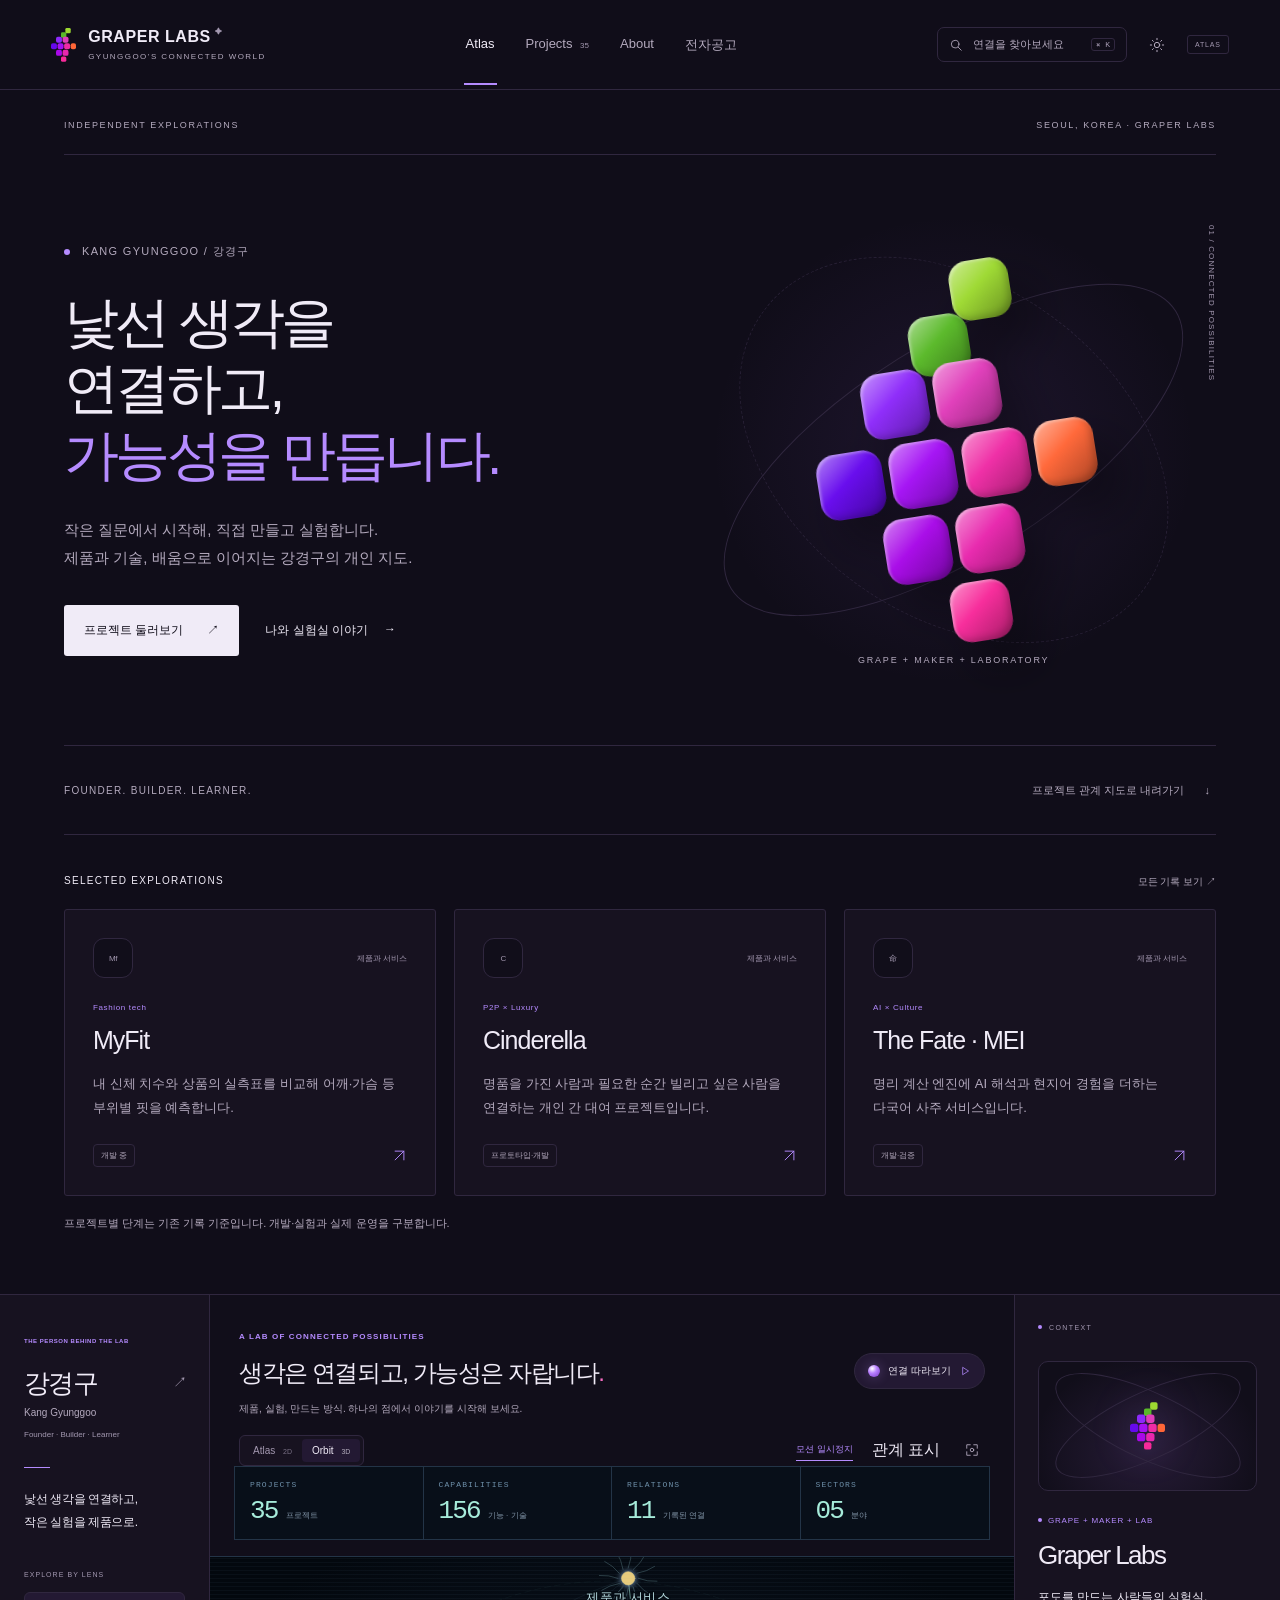
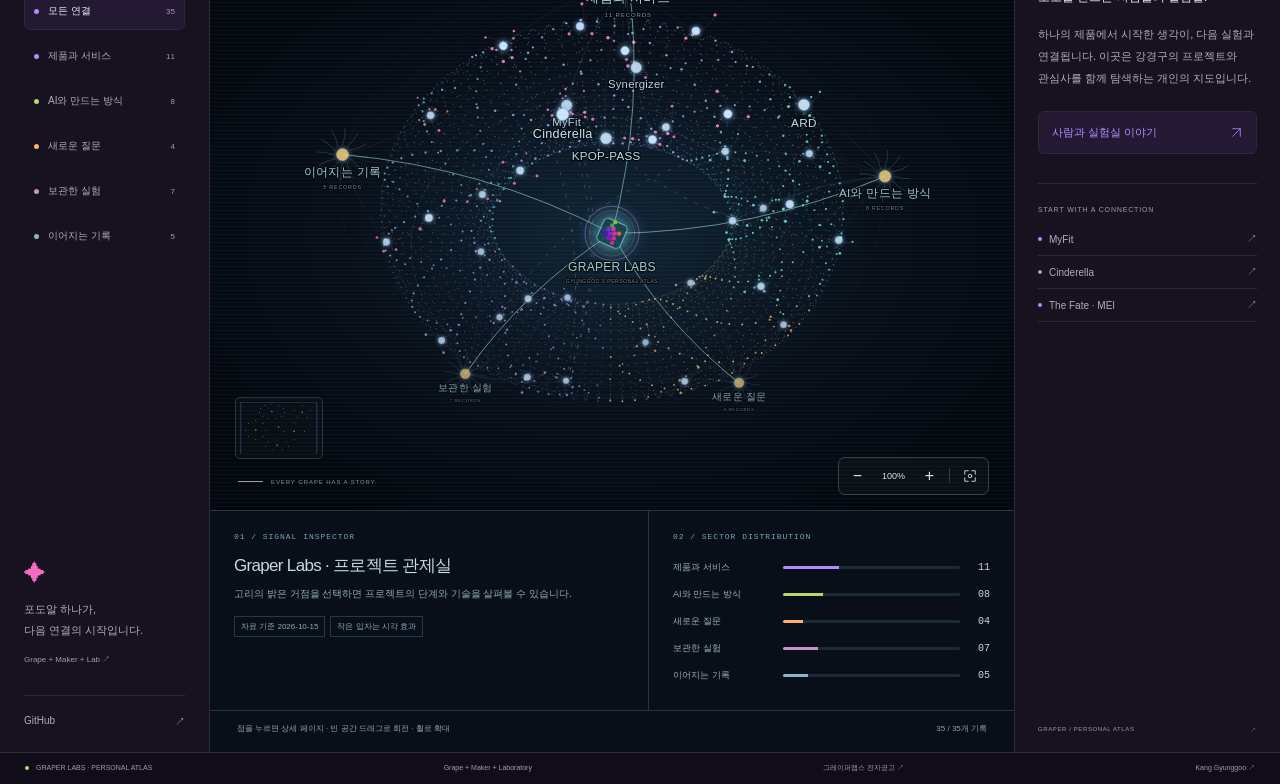
<file: index.html>
<!doctype html>
<html lang="ko" data-theme="dark">
<head><meta charset="utf-8"><meta name="viewport" content="width=device-width,initial-scale=1"><meta name="robots" content="index,follow"><meta name="theme-color" content="#100d19"><title>Gyunggoo’s Atlas — Graper Labs</title><link rel="canonical" href="https://kgg2512.github.io/"><meta name="description" content="강경구의 프로젝트, 생각과 만드는 방식을 연결한 지도. Graper Labs의 실험을 탐색하세요."><link rel="icon" href="assets/graper-mark.svg"><link rel="stylesheet" href="styles.css?v=20261112-editorial-1"><script defer src="catalog.js?v=20261016-control-1"></script><script defer src="app.js?v=20261112-editorial-1"></script><link rel="stylesheet" href="editorial.css?v=20261112-2"></head>
<body>
<a class="skip" href="#main">본문으로 건너뛰기</a>
<svg class="symbols" aria-hidden="true"><defs>
<symbol id="icon-search" viewBox="0 0 24 24"><circle cx="10.5" cy="10.5" r="6.5"/><path d="m16 16 5 5"/></symbol><symbol id="icon-sun" viewBox="0 0 24 24"><circle cx="12" cy="12" r="4"/><path d="M12 2v2m0 16v2M2 12h2m16 0h2M5 5l1.5 1.5m11 11L19 19M5 19l1.5-1.5m11-11L19 5"/></symbol><symbol id="icon-graph" viewBox="0 0 24 24"><circle cx="5" cy="6" r="3"/><circle cx="18" cy="5" r="3"/><circle cx="15" cy="19" r="3"/><path d="m8 6 7-1M6 9l7 8m4-9-2 8"/></symbol><symbol id="icon-grid" viewBox="0 0 24 24"><rect x="3" y="3" width="7" height="7" rx="1"/><rect x="14" y="3" width="7" height="7" rx="1"/><rect x="3" y="14" width="7" height="7" rx="1"/><rect x="14" y="14" width="7" height="7" rx="1"/></symbol><symbol id="icon-arrow" viewBox="0 0 24 24"><path d="M5 19 19 5M5 5h14v14"/></symbol><symbol id="icon-back" viewBox="0 0 24 24"><path d="M20 12H4m6-6-6 6 6 6"/></symbol><symbol id="icon-fit" viewBox="0 0 24 24"><path d="M3 9V3h6m6 0h6v6M3 15v6h6m6 0h6v-6"/><circle cx="12" cy="12" r="3"/></symbol><symbol id="icon-play" viewBox="0 0 24 24"><path d="m8 5 11 7-11 7z"/></symbol><symbol id="icon-close" viewBox="0 0 24 24"><path d="m6 6 12 12M6 18 18 6"/></symbol><symbol id="icon-link" viewBox="0 0 24 24"><path d="m10 7 3-3a5 5 0 0 1 7 7l-3 3M7 10l-3 3a5 5 0 0 0 7 7l3-3m-6-4 8-8"/></symbol>
</defs></svg>
<header class="site-header"><a class="brand" href="#/" aria-label="Graper Labs Atlas 홈"><img src="assets/graper-mark.svg" width="28" height="39" alt="Graper Labs"><div><strong>GRAPER LABS<span>✦</span></strong><small>GYUNGGOO’S CONNECTED WORLD</small></div></a><nav aria-label="주 메뉴"><a href="#/" data-nav="atlas">Atlas</a><a href="#/projects" data-nav="projects">Projects <span id="nav-count">35</span></a><a href="#/about" data-nav="about">About</a><a href="/notices/" class="notices-nav">전자공고</a></nav><div class="header-actions"><button id="search-open" class="search-button" aria-label="프로젝트 검색"><svg><use href="#icon-search"/></svg><span>연결을 찾아보세요</span><kbd>⌘ K</kbd></button><button id="theme-toggle" class="icon-button" aria-label="밝은 테마로 전환"><svg><use href="#icon-sun"/></svg></button><span class="draft">ATLAS</span></div></header>
<main id="main" tabindex="-1">
<section id="intro-view" class="intro" aria-labelledby="intro-title">
<div class="intro-topline"><span>INDEPENDENT EXPLORATIONS</span><span>SEOUL, KOREA · GRAPER LABS</span></div>
<div class="intro-grid"><div class="intro-copy"><p class="intro-kicker"><span></span>KANG GYUNGGOO / 강경구</p><h1 id="intro-title">낯선 생각을<br>연결하고,<br><em>가능성을 만듭니다.</em></h1><p class="intro-description">작은 질문에서 시작해, 직접 만들고 실험합니다.<br>제품과 기술, 배움으로 이어지는 강경구의 개인 지도.</p><div class="intro-actions"><a class="intro-primary" href="#/projects">프로젝트 둘러보기 <span>↗</span></a><a class="intro-secondary" href="#/about">나와 실험실 이야기 <span>→</span></a></div></div>
<div class="intro-object" aria-hidden="true"><div class="object-orbit orbit-one"></div><div class="object-orbit orbit-two"></div><div class="grape-sculpture"><i></i><i></i><i></i><i></i><i></i><i></i><i></i><i></i><i></i><i></i><i></i></div><span class="object-caption">GRAPE + MAKER + LABORATORY</span><span class="object-coordinate">01 / CONNECTED POSSIBILITIES</span></div></div>
<div class="intro-bottom"><p>FOUNDER. BUILDER. LEARNER.</p><button id="explore-atlas">프로젝트 관계 지도로 내려가기 <span>↓</span></button></div>
<div class="selected-heading"><span>SELECTED EXPLORATIONS</span><a href="#/projects">모든 기록 보기 ↗</a></div><div id="selected-projects" class="selected-projects"></div><p class="selection-note">프로젝트별 단계는 기존 기록 기준입니다. 개발·실험과 실제 운영을 구분합니다.</p>
</section>
<section id="atlas-view" class="atlas-layout" aria-label="관계 지도">
 <aside class="explore-sidebar"><div class="profile-mini"><span class="eyebrow">THE PERSON BEHIND THE LAB</span><a href="#/about"><h2>강경구<span>↗</span></h2></a><p>Kang Gyunggoo</p><span class="profile-role">Founder · Builder · Learner</span><div class="profile-line"></div><p class="profile-thought">낯선 생각을 연결하고,<br>작은 실험을 제품으로.</p></div><div class="sidebar-caption">EXPLORE BY LENS</div><div id="lens-list" class="lens-list"></div><div class="sidebar-note"><span class="little-orbit">✦</span><p>포도알 하나가,<br>다음 연결의 시작입니다.</p><a href="#/about">Grape + Maker + Lab ↗</a></div><a class="sidebar-github" href="https://github.com/kgg2512" target="_blank" rel="noopener noreferrer">GitHub <span>↗</span></a></aside>
 <div class="graph-column"><div class="atlas-heading"><div><span class="eyebrow">A LAB OF CONNECTED POSSIBILITIES</span><h2>생각은 연결되고,<br class="small-break"> 가능성은 자랍니다<span>.</span></h2><p>제품, 실험, 만드는 방식. 하나의 점에서 이야기를 시작해 보세요.</p></div><button id="tour-start" class="tour-button"><span class="tour-orb"></span>연결 따라보기<svg><use href="#icon-play"/></svg></button></div><div id="mobile-lenses" class="mobile-lenses" aria-label="지도 필터"></div><div class="graph-toolbar"><div class="view-switch" role="group" aria-label="지도 표현 방식"><button id="flat-view" class="selected" aria-pressed="true">Atlas <span>2D</span></button><button id="orbit-view" aria-pressed="false">Orbit <span>3D</span></button></div><div class="graph-options"><button id="relations-toggle" aria-pressed="false">관계 표시</button><button id="all-reset" title="필터와 화면 초기화" aria-label="전체 지도 초기화"><svg><use href="#icon-fit"/></svg></button></div></div>
 <div id="graph-stage" class="graph-stage"><svg id="atlas-graph" viewBox="0 0 1600 1100" role="group" aria-label="Graper Labs 프로젝트 관계 지도"><defs><pattern id="grid" width="35" height="35" patternUnits="userSpaceOnUse"><circle cx="1" cy="1" r="1" fill="currentColor"/></pattern><radialGradient id="glow"><stop offset="0" stop-color="#8d41e9" stop-opacity=".18"/><stop offset="1" stop-color="#8d41e9" stop-opacity="0"/></radialGradient><filter id="guide-glow"><feGaussianBlur stdDeviation="5"/></filter></defs><rect id="graph-background" width="1600" height="1100" fill="url(#grid)"/><g id="world"><circle cx="800" cy="510" r="480" fill="url(#glow)" pointer-events="none"/><g id="cluster-clouds"></g><g id="edges"></g><g id="relation-labels"></g><g id="nodes"></g><g id="guide" class="guide" aria-hidden="true" hidden><circle r="34" fill="#dbabff" opacity=".35" filter="url(#guide-glow)"/><g id="guide-tendrils"></g><circle r="11" class="guide-core"/><circle cx="-3" cy="-3" r="3" fill="#fff"/></g></g></svg><div id="graph-tooltip" class="graph-tooltip" hidden></div><div class="canvas-label"><span class="tiny-line"></span>EVERY GRAPE HAS A STORY.</div><div class="graph-controls"><button id="zoom-out" aria-label="지도 축소">−</button><output id="zoom-value">100%</output><button id="zoom-in" aria-label="지도 확대">+</button><span></span><button id="fit-view" aria-label="지도 화면 맞춤"><svg><use href="#icon-fit"/></svg></button></div><button id="mini-map" class="mini-map" aria-label="작은 지도: 전체 화면으로 돌아가기"><svg viewBox="0 0 1600 1100" aria-hidden="true"><g id="mini-dots"></g><rect id="mini-window" x="0" y="0" width="1600" height="1100"/></svg></button></div>
 <div class="graph-bottom"><p id="graph-hint">점을 누르면 상세 페이지 · 드래그로 이동 · 휠로 확대</p><span id="graph-count"></span></div><div id="tour-card" class="tour-card" hidden><div><span class="tour-kicker">GUIDED CONNECTIONS <span id="tour-step"></span></span><h2 id="tour-title"></h2><p id="tour-copy" aria-live="polite"></p></div><div class="tour-actions"><button id="tour-prev" aria-label="이전 연결">←</button><button id="tour-next" aria-label="다음 연결">→</button><a id="tour-open" href="#/">상세 보기 ↗</a><button id="tour-close" aria-label="가이드 닫기">×</button></div></div></div>
 <aside id="context-panel" class="context-panel" aria-label="프로젝트 미리보기"><div class="panel-label"><span class="pulse-dot"></span>CONTEXT</div><div id="context-content"></div><div class="context-bottom"><span id="context-id">GRAPER / ATLAS</span><span>↗</span></div></aside>
</section>
<section id="projects-view" class="page-wrap" hidden><div class="page-heading"><span class="eyebrow">EVERY EXPERIMENT COUNTS</span><h1>만들고 있는 것들.<br><span>그리고, 남겨둔 질문들.</span></h1><p>제품과 아이디어, 내부 도구부터 보관한 실험까지.<br>하나의 결과보다 그 사이의 연결을 살펴보세요.</p></div><div class="catalog-toolbar"><div id="catalog-filters" class="catalog-filters" aria-label="프로젝트 목록 필터"></div><label class="catalog-search"><svg><use href="#icon-search"/></svg><input id="catalog-input" type="search" placeholder="이름, 주제, 내용으로 검색" aria-label="목록 검색"></label></div><p id="catalog-result" class="result-count" aria-live="polite"></p><div id="project-grid" class="project-grid"></div><div id="catalog-empty" class="empty-state" hidden><span>✦</span><h2>다른 연결을 찾아볼까요?</h2><p>검색어를 바꾸거나 전체 필터를 선택해 보세요.</p><button id="catalog-clear">전체 프로젝트 보기</button></div></section>
<section id="project-view" class="project-page" hidden><div id="project-content"></div></section>
<section id="about-view" class="about-page page-wrap" hidden><div id="about-content"></div></section>
<section id="not-found" class="empty-state" hidden><span>✦</span><h1>이 연결은 아직 없습니다.</h1><a href="#/">지도로 돌아가기 ↗</a></section>
</main>
<footer class="site-footer"><span><i></i>GRAPER LABS · PERSONAL ATLAS</span><span>Grape + Maker + Laboratory</span><a href="/notices/">그레이퍼랩스 전자공고 ↗</a><a href="#/about">Kang Gyunggoo ↗</a></footer>
<dialog id="search-dialog" class="search-dialog" aria-labelledby="search-title"><div class="search-top"><svg><use href="#icon-search"/></svg><input id="command-input" aria-label="검색어" type="search" placeholder="어떤 프로젝트가 궁금한가요?" autocomplete="off"><button id="search-close" aria-label="검색 닫기">ESC</button></div><h2 id="search-title">FIND YOUR NEXT CONNECTION</h2><div id="search-results"></div><div class="search-foot"><span>↑ ↓ 이동 · Enter 열기</span><span>이 홈페이지의 기록에서 검색합니다.</span></div></dialog>
<div id="announcement" class="sr-only" role="status" aria-live="polite"></div>
</body></html>
</file>
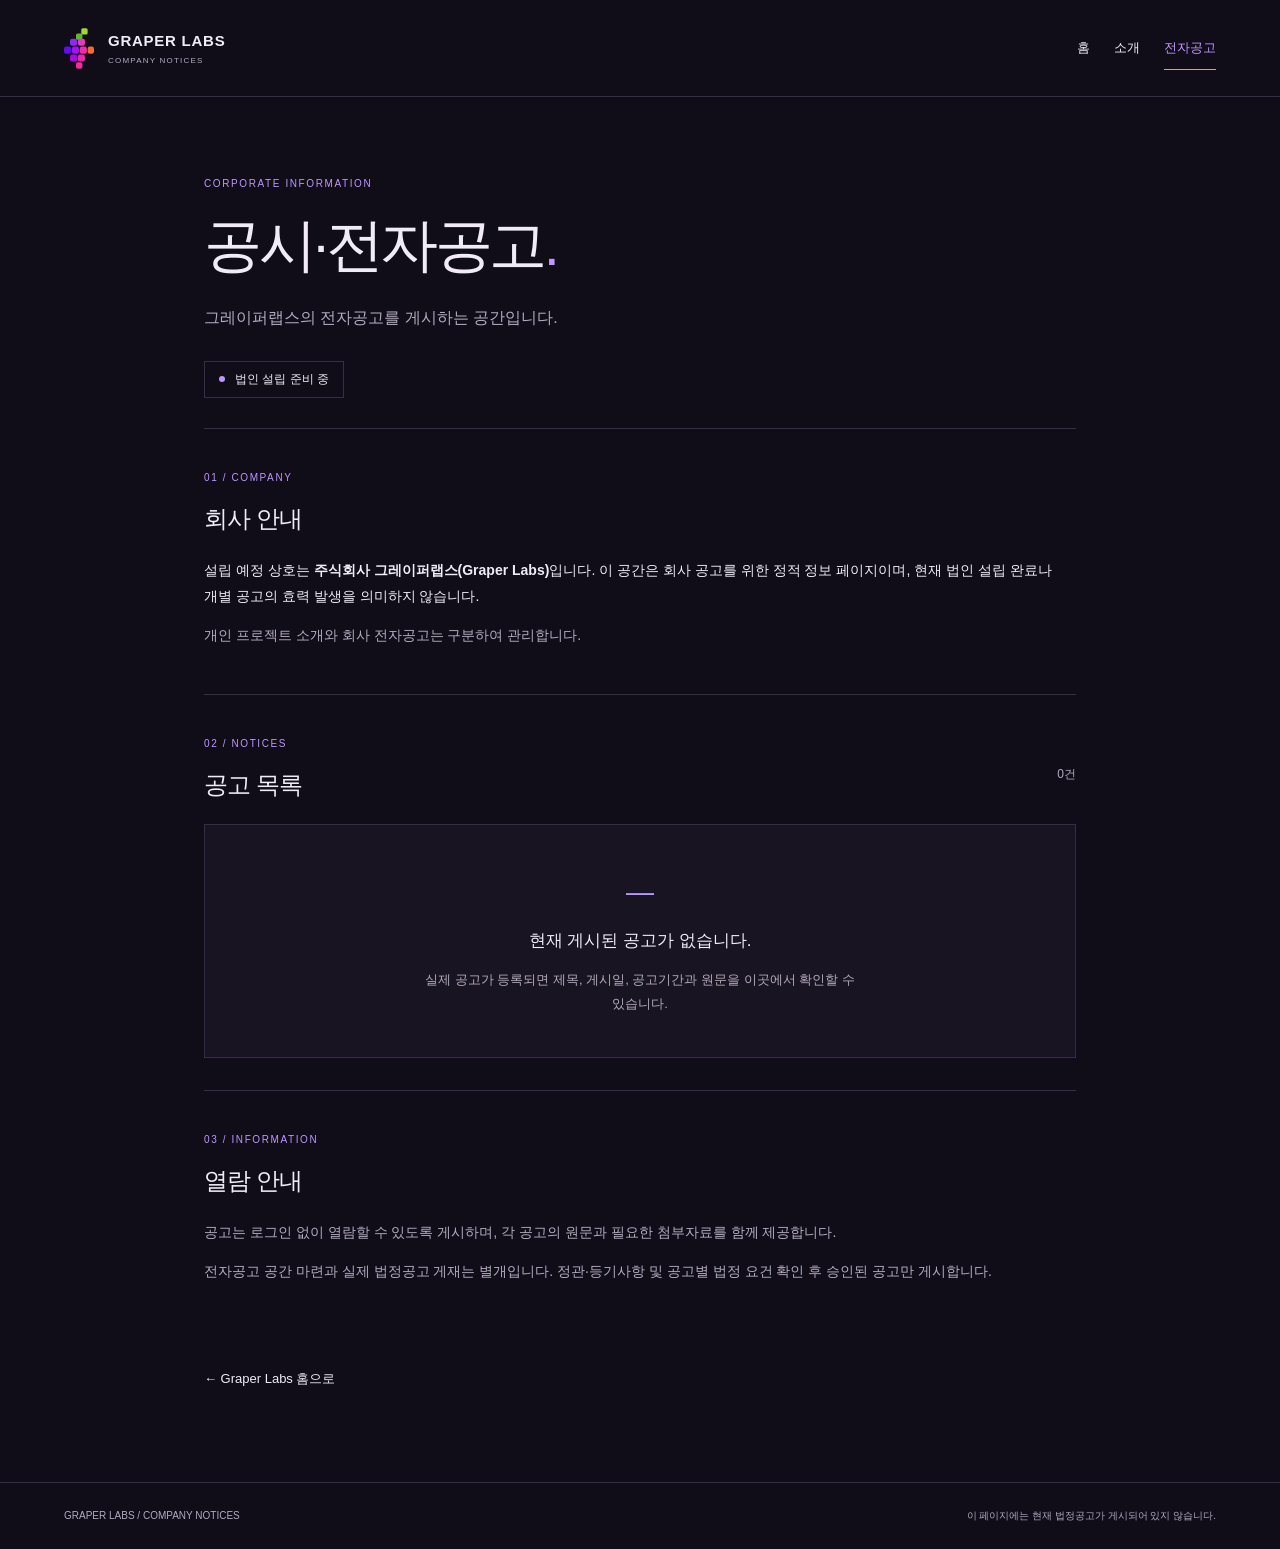
<file: notices/index.html>
<!doctype html>
<html lang="ko"><head><meta charset="utf-8"><meta name="viewport" content="width=device-width,initial-scale=1"><meta name="theme-color" content="#100d19"><title>공시·전자공고 | 그레이퍼랩스</title><meta name="description" content="그레이퍼랩스 전자공고 게시 공간. 현재 법인 설립 준비 중이며 등록된 공고가 없습니다."><link rel="canonical" href="https://kgg2512.github.io/notices/"><link rel="icon" href="../assets/graper-mark.svg"><link rel="stylesheet" href="notices.css"></head><body><a class="skip" href="#main">본문으로 건너뛰기</a><header><a class="brand" href="../"><img src="../assets/graper-mark.svg" width="30" height="42" alt=""><span>GRAPER LABS<small>COMPANY NOTICES</small></span></a><nav aria-label="주 메뉴"><a href="../">홈</a><a href="../#/about">소개</a><a href="./" aria-current="page">전자공고</a></nav></header><main id="main"><p class="eyebrow">CORPORATE INFORMATION</p><h1>공시·전자공고<span>.</span></h1><p class="lead">그레이퍼랩스의 전자공고를 게시하는 공간입니다.</p><div class="status"><span></span>법인 설립 준비 중</div><section aria-labelledby="company-title"><p class="section-number">01 / COMPANY</p><h2 id="company-title">회사 안내</h2><p>설립 예정 상호는 <strong>주식회사 그레이퍼랩스(Graper Labs)</strong>입니다. 이 공간은 회사 공고를 위한 정적 정보 페이지이며, 현재 법인 설립 완료나 개별 공고의 효력 발생을 의미하지 않습니다.</p><p class="muted">개인 프로젝트 소개와 회사 전자공고는 구분하여 관리합니다.</p></section><section aria-labelledby="list-title"><div class="section-heading"><div><p class="section-number">02 / NOTICES</p><h2 id="list-title">공고 목록</h2></div><span class="count">0건</span></div><div class="empty"><span aria-hidden="true">—</span><h3>현재 게시된 공고가 없습니다.</h3><p>실제 공고가 등록되면 제목, 게시일, 공고기간과 원문을 이곳에서 확인할 수 있습니다.</p></div></section><section class="guidance" aria-labelledby="guide-title"><p class="section-number">03 / INFORMATION</p><h2 id="guide-title">열람 안내</h2><p>공고는 로그인 없이 열람할 수 있도록 게시하며, 각 공고의 원문과 필요한 첨부자료를 함께 제공합니다.</p><p>전자공고 공간 마련과 실제 법정공고 게재는 별개입니다. 정관·등기사항 및 공고별 법정 요건 확인 후 승인된 공고만 게시합니다.</p></section><a class="back" href="../">← Graper Labs 홈으로</a></main><footer><span>GRAPER LABS / COMPANY NOTICES</span><span>이 페이지에는 현재 법정공고가 게시되어 있지 않습니다.</span></footer></body></html>
</file>
<file: styles.css>
:root{--bg:#100d19;--panel:#171220;--panel2:#20192d;--canvas:#110e1a;--ink:#f0ebf7;--muted:#a096b3;--faint:#716780;--line:#30273f;--purple:#b58bff;--pink:#f46bc1;--lime:#b8d965;--orange:#ffad71;--soft:#231933;--shadow:#07040e65;--font:Arial,"Pretendard","Malgun Gothic",sans-serif;color-scheme:dark}
html[data-theme=light]{--bg:#f5f2ec;--panel:#fcfaf6;--panel2:#ede7df;--canvas:#f9f6f0;--ink:#2d203d;--muted:#776d81;--faint:#9b8f9f;--line:#ded6e3;--purple:#8250b9;--pink:#b63e92;--lime:#719638;--orange:#be7543;--soft:#ece3f4;--shadow:#44325317;color-scheme:light}
*{box-sizing:border-box}html,body{margin:0;min-height:100%;background:var(--bg);color:var(--ink);font-family:var(--font);-webkit-font-smoothing:antialiased}button,input{font:inherit}button{cursor:pointer;border:0;color:inherit;background:none}a{color:inherit;text-decoration:none}h1,h2,h3,p{margin:0}svg{display:block;width:19px;height:19px;fill:none;stroke:currentColor;stroke-width:1.5;stroke-linecap:round;stroke-linejoin:round}img{display:block;max-width:100%}button:focus-visible,a:focus-visible,[tabindex]:focus-visible{outline:2px solid var(--purple);outline-offset:5px}input:focus{outline:none}::selection{background:var(--purple);color:var(--bg)}[hidden]{display:none!important}.symbols{position:absolute;width:0;height:0;overflow:hidden}.sr-only{position:absolute;width:1px;height:1px;overflow:hidden;clip-path:inset(50%)}.skip{position:fixed;top:0;left:25px;z-index:100;padding:12px;background:var(--purple);color:var(--bg);transform:translateY(-120%)}.skip:focus{transform:translateY(0)}
.site-header{height:83px;padding:0 29px;display:flex;align-items:center;gap:35px;border-bottom:1px solid var(--line);background:var(--bg);position:relative;z-index:20}.brand{display:flex;align-items:center;gap:12px;flex-shrink:0}.brand img{width:25px;height:35px}.brand strong{font-size:16px;letter-spacing:.035em;font-weight:700}.brand strong>span{font-size:7px;vertical-align:top;margin-left:4px;color:var(--faint)}.brand small{display:block;font-size:6px;letter-spacing:.18em;color:var(--muted);margin-top:6px}.site-header nav{display:flex;gap:27px;margin:auto}.site-header nav a{font-size:12px;color:var(--muted);padding:31px 2px;position:relative}.site-header nav a.active{color:var(--ink)}.site-header nav a.active:after{content:"";position:absolute;left:0;right:0;height:2px;bottom:0;background:var(--purple)}.site-header nav a>span{font-size:8px;color:var(--faint);margin-left:4px}.header-actions{display:flex;align-items:center;gap:15px}.search-button{display:flex;align-items:center;gap:10px;font-size:10px;color:var(--muted);border:1px solid var(--line);border-radius:7px;padding:9px 11px;min-width:190px}.search-button svg{width:14px;height:14px}.search-button kbd{font-size:8px;color:var(--faint);margin-left:auto;border:1px solid var(--line);padding:1px 4px;border-radius:3px}.icon-button{height:30px;width:30px;display:grid;place-items:center;color:var(--muted);border-radius:50%}.icon-button:hover{background:var(--soft);color:var(--purple)}.icon-button svg{width:16px;height:16px}.draft{font-size:7px;letter-spacing:.12em;color:var(--faint);border:1px solid var(--line);padding:5px 7px;border-radius:3px}#main{min-height:calc(100svh - 114px);outline:none}.atlas-layout{display:grid;grid-template-columns:210px minmax(0,1fr) 266px;min-height:calc(100svh - 114px)}.explore-sidebar{padding:34px 24px 23px;border-right:1px solid var(--line);display:flex;flex-direction:column;background:var(--panel)}.eyebrow{font-size:8px;letter-spacing:.14em;color:var(--purple);font-weight:600}.profile-mini>.eyebrow{font-size:6px;letter-spacing:.09em;white-space:nowrap}.profile-mini h2{font-size:26px;font-weight:500;letter-spacing:-.06em;margin-top:19px;display:flex;justify-content:space-between;align-items:center}.profile-mini h2>span{font-size:14px;color:var(--faint)}.profile-mini>p{font-size:10px;color:var(--muted);margin-top:6px}.profile-role{display:block;font-size:8px;color:var(--faint);margin-top:12px;white-space:nowrap}.profile-line{width:26px;height:1px;background:var(--purple);margin-top:28px}.profile-mini .profile-thought{font-size:12px;line-height:1.9;margin-top:20px;color:var(--ink);letter-spacing:-.03em}.sidebar-caption{font-size:7px;letter-spacing:.15em;color:var(--faint);margin:38px 0 14px}.lens-list{display:grid;gap:7px}.lens-button{display:flex;align-items:center;gap:9px;width:100%;padding:11px 9px;text-align:left;border:1px solid transparent;border-radius:6px;color:var(--muted);font-size:10px;white-space:nowrap}.lens-button:hover,.lens-button.selected{background:var(--soft);color:var(--ink)}.lens-button.selected{border-color:var(--line)}.lens-dot{width:5px;height:5px;border-radius:50%;background:var(--color,var(--purple));flex-shrink:0}.lens-button .count{font-size:8px;color:var(--faint);margin-left:auto}.sidebar-note{margin-top:auto;padding-top:40px}.little-orbit{font-size:22px;color:var(--pink);display:block;margin-bottom:12px}.sidebar-note p{font-size:11px;line-height:1.9;color:var(--muted)}.sidebar-note a{display:block;font-size:8px;color:var(--faint);margin-top:13px}.sidebar-github{margin-top:30px;border-top:1px solid var(--line);padding-top:19px;font-size:10px;color:var(--muted);display:flex;justify-content:space-between}.graph-column{display:flex;flex-direction:column;min-width:0;position:relative;background:var(--canvas);overflow:hidden}.atlas-heading{padding:30px 29px 12px;display:flex;justify-content:space-between;align-items:center;gap:18px}.atlas-heading h1{font-size:24px;letter-spacing:-.06em;font-weight:500;line-height:1.5;margin-top:12px}.atlas-heading h1>span{color:var(--pink)}.small-break{display:none}.atlas-heading p{font-size:10px;color:var(--muted);line-height:1.9;margin-top:8px}.tour-button{display:flex;align-items:center;gap:8px;flex-shrink:0;background:var(--soft);border:1px solid var(--line);border-radius:25px;padding:10px 13px;font-size:10px;color:var(--ink)}.tour-button>svg{width:12px;height:12px;color:var(--purple)}.tour-orb{height:12px;width:12px;border-radius:50%;background:radial-gradient(circle at 35% 30%,#fff,#b981ff 40%,#7839c6);box-shadow:0 0 12px #c291ff55}.graph-toolbar{display:flex;justify-content:space-between;align-items:center;padding:5px 29px 0;gap:15px}.view-switch{border:1px solid var(--line);padding:3px;border-radius:6px;display:flex;background:var(--panel)}.view-switch button{font-size:10px;color:var(--faint);padding:6px 10px;border-radius:4px}.view-switch button>span{font-size:7px;margin-left:5px;opacity:.7}.view-switch button.selected{color:var(--ink);background:var(--soft)}.graph-options{display:flex;align-items:center;gap:13px}.graph-options>button:first-child{font-size:9px;color:var(--faint);border-bottom:1px solid transparent;padding:4px 0}.graph-options>button[aria-pressed=true]{color:var(--purple);border-color:var(--purple)}.graph-options svg{height:14px;width:14px;color:var(--muted)}.graph-stage{position:relative;flex:1;min-height:450px;cursor:grab;touch-action:none;overflow:hidden}.graph-stage:active{cursor:grabbing}#atlas-graph{width:100%;height:100%;min-height:450px;display:block;stroke:none;fill:none;overflow:hidden}#graph-background{color:var(--line);opacity:.45}.cluster-cloud{fill:var(--color);opacity:.018;stroke:var(--color);stroke-width:1;stroke-dasharray:2 10}.graph-edge{stroke:var(--line);stroke-width:1.3;pointer-events:none}.graph-edge.active{stroke:var(--color,var(--purple));stroke-width:2;opacity:.8}.graph-edge.cross{stroke-dasharray:5 6;opacity:.2}.graph-edge.cross.active{opacity:.9}.relation-caption{font-size:17px;fill:var(--ink);font-family:var(--font);stroke:var(--canvas);stroke-width:9px;paint-order:stroke;text-anchor:middle;pointer-events:none}.entity-node{cursor:pointer;outline:none;transition:opacity .18s}.entity-node.dim{opacity:.25}.entity-node .node-halo{stroke:var(--color);stroke-width:1.3;fill:none;opacity:0}.entity-node:hover .node-halo,.entity-node:focus-visible .node-halo,.entity-node.selected .node-halo{opacity:.8}.entity-node .node-dot{fill:var(--color);stroke:var(--canvas);stroke-width:3}.entity-node.selected .node-dot{fill:var(--canvas);stroke:var(--color);stroke-width:3}.entity-node .node-text{font-size:22px;fill:var(--ink);font-family:var(--font);stroke:var(--canvas);stroke-width:7px;paint-order:stroke;letter-spacing:-.3px}.entity-node .node-type{font-size:11px;letter-spacing:1.5px;fill:var(--muted);font-family:var(--font);stroke:var(--canvas);stroke-width:4px;paint-order:stroke}.entity-node.hub .node-text{font-size:24px;font-weight:500;fill:var(--color)}.entity-node .node-hit{fill:transparent;stroke:none}.entity-node.brand-node .node-text{font-size:31px;font-weight:500;letter-spacing:1px}.entity-node.brand-node .node-type{font-size:14px;letter-spacing:1px}.entity-node .brand-ring{stroke:var(--purple);fill:var(--panel);stroke-width:1.5}.canvas-label{position:absolute;left:28px;bottom:25px;display:flex;align-items:center;gap:8px;color:var(--faint);font-size:6px;letter-spacing:.15em;pointer-events:none}.tiny-line{height:1px;width:25px;background:var(--faint)}.graph-controls{display:flex;align-items:center;position:absolute;right:25px;bottom:15px;gap:2px;background:var(--panel);border:1px solid var(--line);border-radius:7px;padding:4px;color:var(--muted)}.graph-controls button{height:28px;width:29px;display:grid;place-items:center;border-radius:4px;font-size:16px}.graph-controls button:hover{background:var(--soft);color:var(--ink)}.graph-controls button:disabled{opacity:.3;cursor:default}.graph-controls output{font-size:9px;min-width:39px;text-align:center}.graph-controls>span{height:15px;width:1px;background:var(--line);margin:0 3px}.graph-controls svg{height:14px;width:14px}.mini-map{position:absolute;left:25px;bottom:51px;width:88px;height:62px;border:1px solid var(--line);border-radius:5px;background:var(--panel);padding:4px;opacity:.8}.mini-map svg{width:100%;height:100%;stroke:none}.mini-map:hover{opacity:1}.mini-map #mini-window{stroke:var(--purple);stroke-width:15px;fill:transparent;opacity:.5}.graph-tooltip{position:absolute;border:1px solid var(--line);background:var(--panel2);border-radius:6px;padding:10px 12px;z-index:4;pointer-events:none;max-width:220px;box-shadow:0 8px 30px var(--shadow);font-size:11px;color:var(--ink)}.graph-tooltip small{font-size:9px;display:block;margin-top:5px;color:var(--muted);line-height:1.6}.graph-bottom{display:flex;justify-content:space-between;gap:15px;padding:12px 27px 18px;align-items:center;flex-shrink:0}.graph-bottom p,.graph-bottom>span{font-size:8px;color:var(--faint)}.graph-bottom>span{white-space:nowrap}.context-panel{border-left:1px solid var(--line);background:var(--panel);padding:29px 23px 17px;display:flex;flex-direction:column;min-width:0}.panel-label{display:flex;align-items:center;gap:7px;font-size:7px;letter-spacing:.2em;color:var(--faint)}.pulse-dot{height:4px;width:4px;border-radius:50%;background:var(--purple)}.context-cover{margin-top:30px;height:130px;border:1px solid var(--line);border-radius:10px;background:radial-gradient(ellipse at 50% 70%,#b575f422,transparent 75%),var(--canvas);display:flex;align-items:center;justify-content:center;position:relative;overflow:hidden}.context-cover:before,.context-cover:after{content:"";position:absolute;width:200px;height:65px;border:1px solid var(--line);border-radius:50%;transform:rotate(-25deg)}.context-cover:after{transform:rotate(25deg)}.context-cover img{position:relative;z-index:1;width:35px;height:49px;filter:drop-shadow(0 0 20px #b579f444)}.context-cover .project-monogram{font-size:44px;letter-spacing:-.08em;color:var(--color);z-index:1}.context-tag{display:flex;gap:6px;align-items:center;font-size:8px;letter-spacing:.1em;color:var(--color,var(--purple));margin-top:25px}.context-tag i{width:4px;height:4px;border-radius:50%;background:currentColor}.context-panel h2{font-size:26px;font-weight:500;letter-spacing:-.06em;line-height:1.3;margin-top:14px}.context-panel .context-lead{font-size:12px;line-height:1.9;margin-top:13px;color:var(--ink);word-break:keep-all}.context-summary{font-size:11px;line-height:2;color:var(--muted);margin-top:15px;word-break:keep-all}.stage-pill{font-size:8px;color:var(--muted);border:1px solid var(--line);padding:5px 8px;display:inline-block;border-radius:4px;margin-top:18px}.context-link{display:flex;align-items:center;justify-content:space-between;font-size:11px;padding:13px;background:var(--soft);border:1px solid var(--line);border-radius:6px;color:var(--purple);margin-top:22px}.context-link:hover{border-color:var(--purple)}.context-link svg{height:13px;width:13px}.context-relations{margin-top:29px;padding-top:22px;border-top:1px solid var(--line)}.context-relations h3{font-size:7px;font-weight:500;letter-spacing:.12em;color:var(--faint);margin-bottom:10px}.relation-item{display:flex;gap:7px;align-items:center;padding:9px 0;font-size:10px;color:var(--muted);border-bottom:1px solid var(--line)}.relation-item i{height:4px;width:4px;border-radius:50%;background:var(--color);flex-shrink:0}.relation-item>span:last-child{margin-left:auto;color:var(--faint)}.relation-item:hover{color:var(--ink)}.context-bottom{display:flex;justify-content:space-between;margin-top:auto;padding-top:27px;font-size:6px;color:var(--faint);letter-spacing:.1em}.mobile-lenses{display:none}.site-footer{min-height:31px;border-top:1px solid var(--line);background:var(--bg);display:flex;align-items:center;justify-content:space-between;padding:10px 25px;gap:20px;font-size:7px;color:var(--faint)}.site-footer>span:first-child{display:flex;align-items:center;gap:7px}.site-footer i{height:4px;width:4px;border-radius:50%;background:var(--lime)}.site-footer>a:hover{color:var(--purple)}
.tour-card{position:absolute;left:25px;right:25px;bottom:61px;display:flex;justify-content:space-between;gap:18px;align-items:center;padding:18px 19px;background:var(--panel2);border:1px solid #a574f466;border-radius:9px;box-shadow:0 12px 50px var(--shadow);z-index:8}.tour-kicker{font-size:7px;color:var(--purple);letter-spacing:.1em}.tour-kicker>span{margin-left:8px;color:var(--muted)}.tour-card h2{font-size:16px;font-weight:500;letter-spacing:-.04em;margin-top:9px}.tour-card p{font-size:10px;line-height:1.9;color:var(--muted);margin-top:7px;max-width:480px}.tour-actions{display:flex;gap:7px;align-items:center;flex-shrink:0}.tour-actions>button{height:28px;width:28px;border:1px solid var(--line);border-radius:5px;font-size:13px}.tour-actions>button:disabled{opacity:.25}.tour-actions>a{font-size:9px;color:var(--purple);margin-inline:5px}.tour-actions>#tour-close{border:none;font-size:21px;margin-left:7px}.guide-core{fill:#c395ff;stroke:#f8e7ff;stroke-width:2}.guide-tendril{stroke:#b881f4;fill:none;stroke-width:2;opacity:.7;stroke-linecap:round}.guide{pointer-events:none}
.page-wrap{max-width:1280px;margin:auto;padding:65px 40px 85px}.page-heading h1{font-size:45px;font-weight:500;line-height:1.45;letter-spacing:-.065em;margin-top:22px}.page-heading h1>span{color:var(--muted)}.page-heading>p{font-size:13px;line-height:2;color:var(--muted);margin-top:24px}.catalog-toolbar{display:flex;justify-content:space-between;align-items:center;gap:25px;border-top:1px solid var(--line);padding-top:25px;margin-top:45px}.catalog-filters{display:flex;flex-wrap:wrap;gap:7px}.filter-chip{border:1px solid var(--line);border-radius:20px;color:var(--muted);padding:8px 12px;font-size:10px;display:flex;align-items:center;gap:6px}.filter-chip.selected{background:var(--soft);border-color:var(--purple);color:var(--ink)}.filter-chip .count{font-size:8px;color:var(--faint);margin-left:3px}.catalog-search{display:flex;gap:10px;align-items:center;border-bottom:1px solid var(--line);padding:10px 0;min-width:205px}.catalog-search svg{height:15px;width:15px;color:var(--muted)}.catalog-search input{background:none;border:none;width:180px;min-width:0;font-size:11px;color:var(--ink)}.result-count{font-size:10px;color:var(--faint);margin-block:23px 18px}.project-grid{display:grid;grid-template-columns:repeat(3,minmax(0,1fr));gap:17px}.project-card{border:1px solid var(--line);border-radius:12px;background:var(--panel);padding:25px;min-width:0;transition:transform .2s,border-color .2s;display:flex;flex-direction:column}.project-card:hover{transform:translateY(-4px);border-color:var(--color)}.card-top{display:flex;justify-content:space-between;align-items:center}.card-mark{width:40px;height:40px;border:1px solid var(--line);border-radius:11px;display:grid;place-items:center;font-size:14px;background:var(--canvas);color:var(--color);letter-spacing:-.07em}.card-top>span{font-size:8px;color:var(--faint)}.card-tag{font-size:8px;color:var(--color);margin-top:25px;letter-spacing:.08em}.project-card h2{font-size:22px;line-height:1.45;font-weight:500;letter-spacing:-.04em;margin-top:10px}.project-card>p{font-size:12px;color:var(--muted);line-height:1.95;margin-top:14px;word-break:keep-all}.card-bottom{display:flex;justify-content:space-between;align-items:center;gap:10px;padding-top:25px;margin-top:auto}.card-bottom>span{font-size:8px;color:var(--muted);border:1px solid var(--line);padding:5px 7px;border-radius:4px}.card-bottom svg{height:15px;width:15px;color:var(--color)}.empty-state{padding:100px 30px;text-align:center}.empty-state>span{font-size:36px;color:var(--purple)}.empty-state h1,.empty-state h2{font-size:24px;line-height:1.7;margin-top:20px;font-weight:500}.empty-state p{font-size:13px;line-height:1.9;color:var(--muted);margin-top:15px}.empty-state button,.empty-state>a{display:inline-block;font-size:12px;background:var(--soft);padding:12px 20px;border-radius:6px;color:var(--purple);margin-top:25px}
.project-page{max-width:1210px;margin:auto;padding:35px 45px 85px}.project-breadcrumb{display:flex;align-items:center;justify-content:space-between;gap:20px;color:var(--faint);font-size:10px;margin-bottom:40px}.back-link{display:flex;align-items:center;gap:9px;color:var(--muted);font-size:11px}.back-link svg{height:16px;width:16px}.project-hero{display:grid;grid-template-columns:minmax(0,1.5fr) minmax(240px,.7fr);gap:65px;align-items:center;padding-bottom:40px;border-bottom:1px solid var(--line)}.project-hero h1{font-size:58px;letter-spacing:-.065em;line-height:1.2;font-weight:500;margin-top:20px}.project-hero .lead{font-size:22px;letter-spacing:-.045em;line-height:1.7;color:var(--ink);margin-top:22px}.project-hero .summary{font-size:14px;line-height:2;word-break:keep-all;color:var(--muted);max-width:600px;margin-top:19px}.hero-meta{display:flex;gap:8px;flex-wrap:wrap;margin-top:26px}.hero-meta span{font-size:10px;padding:7px 10px;border:1px solid var(--line);border-radius:5px;color:var(--muted)}.project-art{height:270px;border:1px solid var(--line);border-radius:25px;background:radial-gradient(ellipse at 50% 50%,var(--color),transparent 68%),var(--panel);position:relative;isolation:isolate;overflow:hidden;display:grid;place-items:center}.project-art:before{content:"";position:absolute;inset:0;background:var(--panel);opacity:.9;z-index:-1}.art-orbit{position:absolute;border:1px solid var(--color);border-radius:50%;width:230px;height:100px;transform:rotate(-35deg);opacity:.25}.art-orbit.second{transform:rotate(35deg)}.art-orbit.third{transform:rotate(90deg)}.art-core{display:grid;place-items:center;height:80px;width:80px;border:1px solid var(--color);border-radius:25px;color:var(--color);font-size:33px;letter-spacing:-.07em;background:var(--panel)}.art-spark{position:absolute;width:7px;height:7px;border-radius:50%;background:var(--color);top:74px;left:55px;box-shadow:0 0 25px var(--color)}.art-spark.second{top:auto;left:auto;right:58px;bottom:78px;width:5px;height:5px}.project-section{margin-top:45px}.section-kicker{font-size:8px;letter-spacing:.12em;color:var(--color,var(--purple))}.project-section h2{font-size:23px;letter-spacing:-.045em;font-weight:500;line-height:1.5;margin-top:12px}.detail-columns{display:grid;grid-template-columns:1fr 1fr;gap:45px}.detail-block p{font-size:14px;line-height:2.1;color:var(--muted);margin-top:17px;word-break:keep-all}.feature-list{list-style:none;padding:0;margin:20px 0 0}.feature-list li{font-size:12px;color:var(--muted);border-bottom:1px solid var(--line);padding:14px 0;display:flex;align-items:center;gap:10px}.feature-list li:before{content:"";height:4px;width:4px;border-radius:50%;background:var(--color)}.flow-steps{display:grid;grid-template-columns:repeat(var(--steps),minmax(0,1fr));gap:13px;margin-top:25px}.flow-step{border:1px solid var(--line);border-radius:9px;padding:20px;position:relative;background:var(--panel)}.flow-step small{font-size:9px;color:var(--color)}.flow-step strong{display:block;font-size:14px;line-height:1.6;font-weight:500;margin-top:18px}.flow-step>span{position:absolute;right:14px;top:18px;font-size:12px;color:var(--faint)}.development-note{display:grid;grid-template-columns:150px 1fr;gap:35px;border-top:1px solid var(--line);padding-top:28px;margin-top:38px}.development-note h3{font-size:12px;font-weight:500;color:var(--ink);line-height:1.9}.development-note p{font-size:12px;line-height:2;color:var(--muted);word-break:keep-all}.tech-tags{display:flex;flex-wrap:wrap;gap:7px;margin-top:16px}.tech-tags span{border:1px solid var(--line);border-radius:4px;padding:6px 8px;font-size:9px;color:var(--muted)}.project-image{border:1px solid var(--line);border-radius:10px;background:#0d0d0f;margin-top:25px;padding:18px;max-height:520px;overflow:auto;display:flex;justify-content:center}.project-image img{max-height:480px;width:auto;object-fit:contain;object-position:top}.asset-caption{font-size:9px;color:var(--faint);line-height:1.9;margin-top:12px}.source-details{margin-top:30px;border-top:1px solid var(--line);padding-top:20px}.source-details summary{font-size:10px;color:var(--muted);cursor:pointer}.source-links{display:flex;gap:10px;flex-wrap:wrap;margin-top:17px}.source-links a{font-size:10px;color:var(--muted);padding:9px 12px;border:1px solid var(--line);border-radius:5px}.source-links a:hover{border-color:var(--purple);color:var(--purple)}.source-links small{font-size:8px;color:var(--faint);margin-left:6px}.related-heading{display:flex;justify-content:space-between;align-items:end;gap:20px;margin-bottom:25px}.related-heading>a{font-size:10px;color:var(--muted)}.related-grid{display:grid;grid-template-columns:repeat(3,minmax(0,1fr));gap:16px}.related-grid .project-card{padding:20px}.related-grid .project-card h2{font-size:19px}.related-grid .project-card>p{font-size:11px}.related-grid .card-mark{height:32px;width:32px;font-size:12px}
.about-hero{display:grid;grid-template-columns:1.3fr .7fr;gap:70px;align-items:center}.about-hero h1{font-size:67px;font-weight:500;line-height:1.3;letter-spacing:-.07em;margin-top:25px}.about-hero .english-name{font-size:20px;color:var(--muted);margin-top:13px;letter-spacing:-.035em}.about-hero .about-summary{font-size:15px;line-height:2.2;word-break:keep-all;color:var(--muted);margin-top:28px;max-width:600px}.about-brand-art{border:1px solid var(--line);border-radius:25px;background:radial-gradient(ellipse at 50% 65%,#a250d926,transparent 65%),var(--panel);height:360px;display:flex;align-items:center;justify-content:center;flex-direction:column;gap:25px;position:relative;overflow:hidden}.about-brand-art img{height:120px;width:87px;z-index:1}.about-brand-art>span{font-size:12px;letter-spacing:.16em;z-index:1}.about-brand-art:before,.about-brand-art:after{content:"";position:absolute;width:400px;height:180px;border:1px solid var(--line);border-radius:50%;transform:rotate(-30deg)}.about-brand-art:after{transform:rotate(30deg)}.personal-quote{font-size:27px;line-height:1.8;font-weight:400;letter-spacing:-.04em;padding:40px 0;margin:55px 0 35px;border-top:1px solid var(--line);border-bottom:1px solid var(--line);color:var(--purple)}.journey-grid{display:grid;grid-template-columns:repeat(3,1fr);gap:35px}.journey-item small{font-size:9px;color:var(--purple)}.journey-item h2{font-size:22px;font-weight:500;margin-top:20px;letter-spacing:-.04em}.journey-item>span{display:block;font-size:11px;color:var(--faint);margin-top:10px}.journey-item p{font-size:13px;color:var(--muted);line-height:2;word-break:keep-all;margin-top:20px}.brand-statement{display:grid;grid-template-columns:.9fr 1.1fr;gap:60px;padding-top:55px;margin-top:60px;border-top:1px solid var(--line)}.brand-statement h2{font-size:34px;line-height:1.6;letter-spacing:-.045em;font-weight:500}.brand-statement h2>span{color:var(--purple)}.brand-statement p{font-size:14px;line-height:2.2;color:var(--muted);word-break:keep-all}.brand-swatches{display:flex;gap:8px;margin-top:25px}.brand-swatches i{width:29px;height:8px;border-radius:4px;background:var(--swatch)}.contact-links{display:flex;gap:16px;flex-wrap:wrap;margin-top:50px}.contact-links a{display:flex;align-items:center;gap:30px;border:1px solid var(--line);padding:14px 17px;border-radius:6px;font-size:11px;color:var(--muted)}.contact-links a:hover{color:var(--purple);border-color:var(--purple)}.contact-links svg{height:13px;width:13px}
dialog{color:var(--ink);background:var(--panel);border:1px solid var(--line);padding:0;border-radius:12px;box-shadow:0 30px 100px #0005}dialog::backdrop{background:#08040fb0;backdrop-filter:blur(7px)}.search-dialog{width:min(660px,calc(100% - 32px));margin-top:13svh;max-height:78svh}.search-top{padding:22px;display:flex;align-items:center;gap:14px;border-bottom:1px solid var(--line)}.search-top>svg{color:var(--purple);height:19px;width:19px;flex-shrink:0}.search-top input{border:none;background:none;font-size:14px;flex:1;min-width:0;color:var(--ink)}.search-top>button{font-size:8px;color:var(--faint);padding:4px;border:1px solid var(--line);border-radius:3px}.search-dialog h2{font-size:8px;font-weight:500;letter-spacing:.12em;color:var(--faint);padding:20px 22px 10px}#search-results{max-height:440px;overflow:auto;padding:0 10px 15px}.search-result{display:flex;align-items:center;gap:13px;width:100%;text-align:left;padding:13px;border-radius:7px;color:var(--muted)}.search-result.current,.search-result:hover{background:var(--soft);color:var(--ink)}.search-result>i{height:6px;width:6px;border-radius:50%;background:var(--color);flex-shrink:0}.search-result strong{font-size:12px;font-weight:500;display:block}.search-result small{display:block;font-size:10px;color:var(--faint);margin-top:6px;line-height:1.6}.search-result>span:last-child{margin-left:auto;color:var(--faint);font-size:13px}.search-foot{display:flex;justify-content:space-between;gap:15px;padding:14px 22px;border-top:1px solid var(--line);font-size:8px;color:var(--faint)}.search-empty{padding:30px 15px;font-size:13px;color:var(--muted);line-height:1.9}
@media(min-width:1600px){.atlas-layout{grid-template-columns:240px minmax(0,1fr) 300px}.explore-sidebar{padding:40px 29px 25px}.atlas-heading{padding:38px 35px 18px}.atlas-heading h1{font-size:30px}.atlas-heading p{font-size:12px}.lens-button{font-size:12px}.profile-mini h2{font-size:30px}.profile-mini>p{font-size:12px}.profile-mini .profile-thought{font-size:14px}.context-panel{padding:35px 27px 22px}.context-panel .context-summary{font-size:13px}.context-panel .context-lead{font-size:14px}.context-panel h2{font-size:30px}.tour-button{font-size:12px}.graph-toolbar{padding-inline:35px}.graph-stage,#atlas-graph{min-height:520px}.context-cover{height:160px}.graph-bottom p,.graph-bottom>span{font-size:9px}}
@media(max-width:1250px){.site-header{padding-inline:22px;gap:20px}.site-header nav{gap:21px}.search-button{min-width:0}.search-button>span{display:none}.search-button kbd{display:none}.atlas-layout{grid-template-columns:184px minmax(0,1fr) 240px}.explore-sidebar{padding:28px 17px 20px}.profile-role{font-size:7px}.profile-mini>.eyebrow{font-size:5px}.lens-button{font-size:9px;padding:10px 6px}.atlas-heading{padding:26px 23px 12px;display:block}.atlas-heading h1{font-size:23px}.atlas-heading p{font-size:10px}.tour-button{margin-top:17px;padding:8px 11px}.graph-toolbar{padding-inline:23px}.context-panel{padding:26px 18px 17px}.context-cover{height:120px}.context-panel h2{font-size:24px}.context-panel .context-lead{font-size:11px}.context-summary{font-size:10px}.graph-bottom{padding-inline:23px}.graph-bottom p{font-size:7px}.graph-bottom>span{font-size:7px}.canvas-label{font-size:5px}.page-wrap{padding-inline:35px}.catalog-toolbar{display:block}.catalog-search{max-width:250px;margin-top:20px}.project-grid{gap:14px}.project-card{padding:22px}.project-card h2{font-size:20px}.project-hero{gap:40px}.project-hero h1{font-size:49px}.about-hero{gap:40px}.about-hero h1{font-size:57px}}
@media(max-width:1000px){.atlas-layout{grid-template-columns:minmax(0,1fr) 260px}.explore-sidebar{display:none}.mobile-lenses{display:flex;gap:6px;flex-wrap:wrap;padding:6px 25px 12px}.mobile-lenses .filter-chip{font-size:8px;padding:6px 8px}.mobile-lenses .count{font-size:7px}.atlas-heading{display:flex;padding-inline:25px}.tour-button{margin-top:0}.graph-toolbar{padding-inline:25px}.graph-stage,#atlas-graph{min-height:450px}.project-grid{grid-template-columns:repeat(2,minmax(0,1fr))}.page-heading h1{font-size:40px}.project-hero{grid-template-columns:minmax(0,1fr) 230px;gap:30px}.project-art{height:230px}.project-hero h1{font-size:42px}.project-hero .lead{font-size:20px}.related-grid{grid-template-columns:repeat(2,minmax(0,1fr))}.about-hero h1{font-size:48px}.about-brand-art{height:310px}.brand-statement{gap:35px}.brand-statement h2{font-size:28px}.journey-grid{gap:23px}}
@media(max-width:760px){.site-header{height:72px;padding-inline:20px;gap:18px}.brand strong{font-size:14px}.brand img{width:22px;height:31px}.brand small{font-size:5px;letter-spacing:.1em}.site-header nav{gap:18px}.site-header nav a{font-size:11px;padding-block:27px}.site-header nav a>span{display:none}.header-actions{gap:7px}.draft{display:none}.search-button{padding:6px;border:none}.search-button svg{height:17px;width:17px}.atlas-layout{display:block}.graph-column{min-height:calc(100svh - 103px)}.atlas-heading{padding-top:30px}.atlas-heading h1{font-size:25px}.atlas-heading p{font-size:11px;max-width:350px}.tour-button{font-size:9px;padding:9px 11px}.graph-stage{height:500px;flex:none;min-height:0}#atlas-graph{height:500px;min-height:0}.context-panel{border-left:0;border-top:1px solid var(--line);display:block;padding:27px}.context-cover{float:right;width:130px;height:130px;margin:0 0 20px 25px}.context-panel h2{font-size:30px}.context-summary{font-size:13px}.context-panel .context-lead{font-size:14px}.context-tag{margin-top:21px}.context-link{clear:both;font-size:12px;padding:15px}.context-relations{display:none}.context-bottom{display:none}.context-panel .context-cover img{width:39px;height:54px}.graph-bottom p,.graph-bottom>span{font-size:8px}.canvas-label{font-size:6px}.graph-controls button{height:31px;width:31px}.mini-map{height:56px;width:80px}.site-footer{font-size:7px;gap:15px;padding-inline:20px}.site-footer>span:nth-child(2){display:none}.tour-card{bottom:61px;padding:17px;gap:15px;display:block}.tour-card h2{font-size:16px}.tour-card p{font-size:11px}.tour-actions{margin-top:14px;justify-content:flex-end}.tour-actions>#tour-close{position:absolute;top:9px;right:9px}.tour-kicker{font-size:7px}.page-wrap{padding:42px 25px 60px}.page-heading h1{font-size:35px}.page-heading p{font-size:12px}.catalog-toolbar{margin-top:30px;padding-top:20px}.catalog-filters{gap:6px}.filter-chip{font-size:9px;padding:7px 10px}.catalog-search{max-width:none;margin-top:17px}.catalog-search input{width:100%}.project-grid{gap:13px}.project-card{padding:20px}.project-card h2{font-size:20px}.project-card>p{font-size:11px}.project-page{padding:25px 25px 60px}.project-breadcrumb{font-size:9px;margin-bottom:30px}.project-hero{grid-template-columns:1fr 190px;gap:25px}.project-hero h1{font-size:38px}.project-art{height:200px}.project-hero .lead{font-size:18px}.project-hero .summary{font-size:13px}.hero-meta span{font-size:9px}.detail-columns{gap:25px}.detail-block p{font-size:13px}.project-section h2{font-size:22px}.flow-step{padding:16px}.flow-step strong{font-size:12px}.flow-step>span{right:11px}.development-note{grid-template-columns:120px 1fr;gap:20px}.about-hero{grid-template-columns:1fr 220px;gap:25px}.about-hero h1{font-size:45px}.about-hero .english-name{font-size:17px}.about-hero .about-summary{font-size:13px}.about-brand-art{height:280px}.about-brand-art img{height:95px;width:69px}.about-brand-art>span{font-size:10px}.personal-quote{font-size:23px}.journey-grid{grid-template-columns:1fr;gap:30px}.journey-item{border-bottom:1px solid var(--line);padding-bottom:25px}.journey-item h2{margin-top:12px}.journey-item p{margin-top:14px}.brand-statement{grid-template-columns:1fr;gap:25px;margin-top:35px;padding-top:35px}.brand-statement h2{font-size:30px}.brand-statement p{font-size:13px}}
@media(max-width:540px){.site-header{height:102px;flex-wrap:wrap;align-content:center;gap:0;padding:13px 19px 0}.brand strong{font-size:14px}.brand small{font-size:5px}.header-actions{margin-left:auto}.site-header nav{order:3;width:100%;justify-content:center;gap:39px;margin:10px 0 0}.site-header nav a{padding:8px 2px 10px;font-size:10px}.site-header nav a>span{display:inline;font-size:7px}.atlas-heading{display:block;padding:28px 21px 12px}.eyebrow{font-size:7px}.atlas-heading h1{font-size:28px;margin-top:13px}.small-break{display:block}.atlas-heading p{font-size:11px;line-height:1.9;max-width:295px;margin-top:12px}.tour-button{margin-top:19px;font-size:10px;padding:10px 13px}.mobile-lenses{padding:8px 21px 14px;gap:5px}.mobile-lenses .filter-chip{font-size:8px;padding:6px 8px}.graph-toolbar{padding:0 21px 5px}.graph-stage,#atlas-graph{height:400px}.graph-bottom{padding:11px 21px 21px;display:block}.graph-bottom p{font-size:8px;line-height:1.8}.graph-bottom>span{display:block;margin-top:7px;font-size:8px}.canvas-label{display:none}.graph-controls{right:20px;bottom:12px}.mini-map{left:21px;bottom:14px;width:70px;height:48px}.context-panel{padding:25px 22px 30px}.context-cover{width:90px;height:100px;margin-left:17px;border-radius:8px}.context-cover .project-monogram{font-size:32px}.context-panel h2{font-size:28px;max-width:240px}.context-panel .context-lead{font-size:13px}.context-summary{font-size:12px}.context-tag{font-size:8px}.stage-pill{font-size:8px}.graph-tooltip{max-width:180px}.tour-card{left:17px;right:17px;bottom:77px}.tour-card p{font-size:10px}.tour-card h2{font-size:15px}.tour-actions>a{font-size:10px}.page-heading h1{font-size:32px}.page-wrap{padding-inline:22px}.project-grid{grid-template-columns:1fr}.project-card{padding:23px}.project-card h2{font-size:24px}.project-card>p{font-size:13px}.project-card .card-tag{font-size:9px}.card-top>span{font-size:9px}.project-card .card-bottom>span{font-size:9px}.project-page{padding:23px 22px 55px}.project-breadcrumb>span{max-width:150px;overflow:hidden;text-overflow:ellipsis;white-space:nowrap}.project-hero{display:flex;flex-direction:column-reverse;align-items:stretch;gap:26px;padding-bottom:30px}.project-art{height:160px;border-radius:15px}.art-core{height:62px;width:62px;font-size:27px;border-radius:19px}.art-orbit{width:210px;height:75px}.art-spark{top:41px;left:85px}.art-spark.second{right:87px;bottom:43px}.project-hero h1{font-size:40px;margin-top:17px}.project-hero .lead{font-size:19px;margin-top:18px}.project-hero .summary{font-size:13px;margin-top:16px}.hero-meta{margin-top:22px}.project-section{margin-top:33px}.detail-columns{display:block}.detail-block+.detail-block{margin-top:32px}.detail-block p{font-size:13px;line-height:2}.flow-steps{grid-template-columns:repeat(2,minmax(0,1fr));gap:10px;margin-top:20px}.flow-step strong{font-size:13px;margin-top:15px}.development-note{display:block;margin-top:30px;padding-top:24px}.development-note p{margin-top:12px;font-size:12px}.development-note h3{font-size:13px}.project-image{padding:10px;max-height:400px}.project-image img{max-height:370px}.asset-caption{font-size:8px}.related-grid{grid-template-columns:1fr}.related-grid .project-card>p{font-size:12px}.related-heading>a{font-size:9px}.about-hero{display:flex;flex-direction:column-reverse;align-items:stretch;gap:31px}.about-brand-art{height:230px;border-radius:17px}.about-brand-art img{height:85px;width:62px}.about-brand-art>span{font-size:10px}.about-hero h1{font-size:49px;margin-top:20px}.about-hero .english-name{font-size:18px}.about-hero .about-summary{font-size:14px}.personal-quote{font-size:23px;margin-top:35px;padding-block:30px}.contact-links{gap:9px;margin-top:35px}.contact-links a{font-size:10px;padding:12px;gap:20px}.search-dialog{margin-top:9svh;max-height:82svh}.search-top{padding:19px 17px;gap:10px}.search-top input{font-size:12px}.search-dialog h2{padding-inline:18px;font-size:7px}#search-results{max-height:57svh}.search-result strong{font-size:12px}.search-result small{font-size:9px}.search-foot{font-size:8px;padding-inline:18px}.search-foot>span:last-child{display:none}.site-footer{font-size:6px}.entity-node.quiet .node-text{display:none}.graph-stage.labels-expanded .entity-node.quiet .node-text,.entity-node.quiet.selected .node-text,.entity-node.quiet:focus-visible .node-text{display:block}}
@media(max-width:360px){.brand strong{font-size:13px}.brand{gap:9px}.site-header{padding-inline:16px}.brand small{font-size:4px}.brand img{height:29px;width:21px}.header-actions{gap:3px}.atlas-heading h1{font-size:25px}.mobile-lenses .filter-chip{font-size:7px;padding:6px}.graph-stage,#atlas-graph{height:365px}.context-cover{height:86px;width:76px}.context-panel h2{font-size:25px}.page-heading h1{font-size:28px}.project-hero h1{font-size:34px}.project-breadcrumb>span{max-width:110px}}
@media(prefers-reduced-motion:reduce){*,*:before,*:after{animation:none!important;transition:none!important;scroll-behavior:auto!important}}
@media(max-width:540px){.entity-node .node-text{font-size:38px}.entity-node.hub .node-text{font-size:33px}.entity-node .node-type{font-size:16px}.entity-node .node-hit{r:40px}.graph-stage.labels-expanded .entity-node.quiet .node-text{font-size:28px}.graph-bottom p{font-size:10px}.mobile-lenses .filter-chip{min-height:32px}}

/* Spatial network treatment is scoped to the Atlas graph. */
.graph-stage.network-mode{background:#030609;--canvas:#030609;--ink:#d5e6ed;--muted:#7e98a3;--line:#28424a;background-image:radial-gradient(ellipse at 48% 48%,#101b2240,transparent 65%)}
.network-mode #graph-background,.network-mode #world>circle{opacity:0}
.network-texture{pointer-events:none}
.network-mode .graph-edge{stroke:#829ca6;stroke-width:.8;opacity:.4}
.network-mode .graph-edge.cross{stroke:#87d6da;stroke-dasharray:none;opacity:.45}
.network-mode .graph-edge.active{stroke:#f1a6d0;stroke-width:1.5;opacity:.9}
.network-mode .entity-node .node-dot{fill:#c6ffff;stroke:#6bded7;stroke-width:1;filter:drop-shadow(0 0 6px #6bded799)}
.network-mode .entity-node .node-text{fill:#cee1e6;stroke:#030609;stroke-width:5px;font-size:19px;letter-spacing:.5px}
.network-mode .entity-node.hub .node-text{fill:#97e6e4;font-size:22px}
.network-mode .entity-node.brand-node .node-text{font-size:24px}
.network-mode .entity-node .node-type{fill:#8099a6;stroke:#030609;font-size:10px}
.network-mode .entity-node.dim{opacity:.55}
.network-mode .entity-node.quiet .node-text{opacity:.65}
.network-mode .entity-node:hover .node-text,.network-mode .entity-node:focus-visible .node-text{opacity:1;fill:#fff}
.network-mode .brand-ring{fill:#081015;stroke:#85e2df;stroke-width:1}
.network-mode .graph-controls{color:#d5e6ed;background:#091116;border:1px solid #30434b}
.network-mode .graph-controls button{color:#d5e6ed}
.network-mode .canvas-label{color:#819aa5}
.network-mode .mini-map{background:#091116;border-color:#30434b}
.network-mode .mini-map rect{stroke:#9de5de}
@media(max-width:540px){.network-mode .entity-node .node-text{font-size:32px}.network-mode .entity-node.hub .node-text{font-size:31px}.graph-options{gap:8px}.graph-options button{font-size:9px}}

/* Universe: spherical reference geometry, catalogue stars and curved connections. */
.network-mode{background:radial-gradient(ellipse at 50% 50%,#231022 0%,#0b0712 48%,#030609 85%)!important}
.sphere-grid{fill:none;stroke:#9d709e;stroke-width:.75;opacity:.24;pointer-events:none}
.sphere-grid .equator-ring{stroke:#e6a9da;stroke-width:1.1;opacity:.95}
.detail-ray{fill:none;stroke-width:.8;pointer-events:none}
.detail-hit{fill:transparent;stroke:none}
.detail-dot{filter:drop-shadow(0 0 3px #ed87bb88)}
.detail-star{cursor:pointer}
.network-mode .graph-edge{fill:none;stroke:#c28db0;stroke-width:1;opacity:.5}
.network-mode .graph-edge.cross{stroke:#d0abc9;opacity:.55}
.network-mode .entity-node{opacity:var(--depth,1)}
.network-mode .entity-node.dim{opacity:calc(var(--depth,1)*.45)}
.network-mode .entity-node .node-dot{fill:#f4b2d5;stroke:#ed88b9;filter:drop-shadow(0 0 7px #ed88b9)}
.network-mode .entity-node.hub .node-dot{fill:#ffda8d;stroke:#f8a0bd}
.hub-rays,.universe-core{display:none;pointer-events:none}
.network-mode .hub-rays,.network-mode .universe-core{display:block}
.hub-rays{stroke:#ec8db6;stroke-width:1;fill:none;opacity:.75}
.core-aura{fill:#ee67ac;opacity:.16;filter:blur(13px)}
.core-crystal{fill:#e35a9a;stroke:#ffc8e8;stroke-width:1.8;transform:rotate(24deg);filter:drop-shadow(0 0 16px #ee67ac)}
.network-mode .entity-node .brand-ring{stroke:#eea6d2;opacity:.4;fill:none}
.network-mode .entity-node.brand-node .node-text{fill:#ffd0e7}
.network-mode .entity-node.hub .node-text{fill:#e7accc}
.network-mode .entity-node .node-text{font-size:20px}
@media(max-width:540px){.network-mode .entity-node .node-text{font-size:32px}.network-mode .entity-node.hub .node-text{font-size:29px}.network-mode .entity-node.brand-node .node-text{font-size:26px}}

.network-mode .entity-node.quiet .node-text{display:none}
.network-mode.labels-expanded .entity-node.quiet .node-text,.network-mode .entity-node.quiet.selected .node-text,.network-mode .entity-node.quiet:focus-visible .node-text,.network-mode .entity-node.quiet:hover .node-text{display:block;opacity:1}

/* Independent light and orbit motion; every effect follows the pause control. */
.network-mode .core-aura{animation:core-breathe 4s ease-in-out infinite}
.network-mode .core-crystal{transform-box:fill-box;transform-origin:center;animation:core-turn 18s linear infinite}
.network-mode .hub-rays{transform-box:fill-box;transform-origin:center;animation:hub-turn 28s linear infinite}
.network-mode .detail-dot{animation:star-glow 3.6s ease-in-out infinite;animation-delay:var(--twinkle-delay,0s)}
.network-mode .sphere-grid .equator-ring{stroke-dasharray:12 8;animation:orbit-flow 12s linear infinite}
.network-mode .graph-edge.cross{stroke-dasharray:5 18;animation:connection-flow 8s linear infinite}
#graph-stage:not(.motion-running) .core-aura,#graph-stage:not(.motion-running) .core-crystal,#graph-stage:not(.motion-running) .hub-rays,#graph-stage:not(.motion-running) .detail-dot,#graph-stage:not(.motion-running) .equator-ring,#graph-stage:not(.motion-running) .graph-edge.cross{animation-play-state:paused}
@keyframes core-breathe{0%,100%{opacity:.12;transform:scale(.85)}50%{opacity:.3;transform:scale(1.18)}}
@keyframes core-turn{from{transform:rotate(24deg)}to{transform:rotate(384deg)}}
@keyframes hub-turn{to{transform:rotate(360deg)}}
@keyframes star-glow{0%,100%{opacity:.45}50%{opacity:1}}
@keyframes orbit-flow{to{stroke-dashoffset:-120}}
@keyframes connection-flow{to{stroke-dashoffset:-92}}
@media(prefers-reduced-motion:reduce){.network-mode .core-aura,.network-mode .core-crystal,.network-mode .hub-rays,.network-mode .detail-dot,.network-mode .equator-ring,.network-mode .graph-edge.cross{animation:none!important}}

/* Project control room: real catalogue instruments around a decorative torus. */
.telemetry-strip,.inspector-deck{display:none}
.control-mode .telemetry-strip{display:grid;grid-template-columns:repeat(4,minmax(0,1fr));margin:0 24px 16px;border:1px solid #233447;background:#080f19}
.telemetry-cell{padding:13px 15px;border-right:1px solid #233447;min-width:0;color:#b7cedf}
.telemetry-cell:last-child{border:0}.telemetry-cell small{display:block;font:8px monospace;letter-spacing:.14em;color:#6f91ab}
.telemetry-cell strong{display:inline-block;margin-top:7px;font:26px monospace;color:#a6ebda;letter-spacing:-.07em}
.telemetry-cell span{font-size:8px;color:#8295a8;margin-left:8px}
.control-mode .graph-stage.network-mode{background:radial-gradient(ellipse at 50% 50%,#112536 0%,#080f19 46%,#03080e 85%)!important;border-block:1px solid #233447;min-height:520px}
.control-mode .network-mode:after{content:"";position:absolute;inset:0;pointer-events:none;opacity:.1;background:repeating-linear-gradient(0deg,transparent,transparent 3px,#8db9d4 4px);z-index:2}
.torus-particles{position:absolute;inset:0;width:100%;height:100%;pointer-events:none}
.control-mode #atlas-graph{position:relative;z-index:1}
.control-mode .sphere-grid{stroke:#70abc2;opacity:.2;stroke-width:.7}
.control-mode .sphere-grid .equator-ring{stroke:#82cbbd;opacity:.45}
.control-mode .graph-edge{stroke:#7096ab;opacity:.23;stroke-width:.8}
.control-mode .graph-edge.active{stroke:#a7ebd8;opacity:.85;stroke-width:1.3}
.control-mode .graph-edge.cross{stroke:#d9bf7f;opacity:.65}
.control-mode .entity-node .node-dot{fill:#c9e5fb;stroke:#8db4de;filter:drop-shadow(0 0 5px #8db4de)}
.control-mode .entity-node.hub .node-dot{fill:#e7cb7c;stroke:#e7cb7c}
.control-mode .entity-node .node-text{fill:#d0e6f0;font-size:21px;stroke:#040b12;stroke-width:5px}
.control-mode .entity-node.hub .node-text{fill:#b4d8dd;font-size:22px}
.control-mode .entity-node.brand-node .node-text{fill:#b9eddf}
.control-mode .hub-rays{stroke:#90c5cb;opacity:.45}
.control-mode .core-aura{fill:#64b8c8}.control-mode .core-crystal{fill:#184957;stroke:#8edccb;filter:drop-shadow(0 0 14px #61b5c3)}
.control-mode .detail-dot{filter:none}.control-mode .detail-ray{stroke-width:.7}
.control-mode .inspector-deck{display:grid;grid-template-columns:1.2fr 1fr;gap:1px;background:#233447;border-bottom:1px solid #233447;color:#c8d8e4}
.signal-inspector,.sector-ledger{padding:21px 24px;background:#080f19;min-width:0}
.instrument-label{font:8px monospace;letter-spacing:.12em;color:#79a4b9;margin-bottom:13px}
.signal-inspector h2{font-size:17px;font-weight:500;letter-spacing:-.04em}.signal-inspector p{font-size:10px;line-height:1.8;color:#91a8b8;margin-top:8px;max-width:420px}
.signal-status{display:flex;flex-wrap:wrap;gap:8px;margin-top:12px;font-size:9px;color:#9edbc8}.signal-status span+span{color:#deca99}
.signal-tags{display:flex;flex-wrap:wrap;gap:5px;margin-top:13px}.signal-tags span{border:1px solid #253748;padding:4px 6px;font-size:8px;color:#91a8b8}
.signal-open{display:inline-block;color:#a6ebda;font-size:10px;margin-top:15px}
.sector-row{display:grid;grid-template-columns:100px 1fr 20px;align-items:center;gap:10px;width:100%;font-size:9px;padding:7px 0;text-align:left;color:#9cb0c0}
.sector-row i{height:3px;background:linear-gradient(90deg,var(--sector-color) var(--sector-size),#1b2a39 var(--sector-size));border-radius:2px}.sector-row strong{font:10px monospace;text-align:right;color:#c7d6e1}.sector-row[aria-pressed=true]{color:#e8f7ef}.sector-row:hover{color:#fff}
.control-mode .graph-bottom{background:#080f19;border-top:0}
@media(max-width:1100px){.telemetry-cell{padding:12px 10px}.telemetry-cell span{display:block;margin:5px 0 0}.signal-inspector,.sector-ledger{padding:18px}.sector-row{grid-template-columns:90px 1fr 20px}}
@media(max-width:760px){.control-mode .graph-stage.network-mode{min-height:470px;height:470px}.control-mode #atlas-graph{height:470px;min-height:0}.control-mode .inspector-deck{grid-template-columns:1fr 1fr}.control-mode .telemetry-strip{margin:5px 21px 16px}}
@media(max-width:540px){.control-mode .telemetry-strip{margin-inline:21px}.telemetry-cell{padding:10px 7px}.telemetry-cell small{font-size:6px;letter-spacing:.04em}.telemetry-cell strong{font-size:23px}.telemetry-cell span{font-size:7px}.control-mode .inspector-deck{grid-template-columns:1fr}.signal-inspector,.sector-ledger{padding:19px 22px}.signal-inspector h2{font-size:19px}.signal-inspector p{font-size:11px}.sector-row{font-size:10px;grid-template-columns:115px 1fr 22px}.control-mode .graph-stage.network-mode{height:400px;min-height:400px}.control-mode #atlas-graph{height:400px}.control-mode .entity-node .node-text{font-size:29px}.control-mode .entity-node.hub .node-text{font-size:27px}.control-mode .entity-node.brand-node .node-text{font-size:26px}}
</file>
<file: editorial.css>
/* Original Graper Labs editorial treatment. Inspired by Site Reel's spacious,
   sculptural portfolio presentations; no template code or assets copied. */
:root{--faint:#a398b0;--muted:#b4aabe}
html[data-theme=light]{--faint:#74677e;--muted:#65596f}
.site-header{height:90px;padding-inline:4vw}.brand small{font-size:8px}.site-header nav a{font-size:13px}.search-button{font-size:11px}
.intro{max-width:1600px;margin:auto;padding:30px 5vw 60px}.intro-topline{display:flex;justify-content:space-between;font-size:9px;letter-spacing:.18em;color:var(--muted);padding-bottom:24px;border-bottom:1px solid var(--line)}
.intro-grid{display:grid;grid-template-columns:1.15fr 1fr;align-items:center;min-height:590px;gap:24px}.intro-copy{position:relative;z-index:1;padding:64px 0}.intro-kicker{font-size:11px;letter-spacing:.12em;color:var(--muted);display:flex;gap:12px;align-items:center;margin-bottom:30px}.intro-kicker span{width:6px;height:6px;background:var(--purple);border-radius:50%}
.intro h1{font-size:clamp(36px,4.3vw,70px);line-height:1.2;letter-spacing:-.065em;font-weight:500;word-break:keep-all}.intro h1 em{font-style:normal;color:var(--purple)}.intro-description{font-size:15px;line-height:1.9;color:var(--muted);margin-top:28px;word-break:keep-all}.intro-actions{display:flex;align-items:center;gap:26px;margin-top:32px;font-size:12px}.intro-primary{display:flex;gap:24px;align-items:center;padding:17px 20px;background:var(--ink);color:var(--bg);border-radius:3px}.intro-primary:hover{background:var(--purple)}.intro-secondary{display:flex;gap:16px;padding-block:12px}.intro-secondary:hover{color:var(--purple)}
.intro-object{position:relative;min-height:510px;display:grid;place-items:center;isolation:isolate;background:radial-gradient(ellipse at 50% 50%,#8852ca20,transparent 65%)}.object-orbit{position:absolute;width:100%;height:42%;border:1px solid var(--line);border-radius:50%;transform:rotate(-32deg)}.orbit-two{transform:rotate(36deg);width:90%;height:65%;border-style:dashed;opacity:.7}.grape-sculpture{position:relative;width:300px;height:335px;transform:rotate(-12deg);filter:drop-shadow(22px 35px 32px #0005)}.grape-sculpture i{position:absolute;width:116px;height:116px;border-radius:46% 54% 50% 48%;background:radial-gradient(circle at 30% 22%,#e1ccff 0,#b68ae5 22%,#7445a7 56%,#251332 100%);box-shadow:inset -9px -9px 20px #160a3040,inset 2px 2px 5px #f7e9ff50}.grape-sculpture i:nth-child(1){left:40px;top:5px}.grape-sculpture i:nth-child(2){left:145px;top:0}.grape-sculpture i:nth-child(3){left:0;top:90px}.grape-sculpture i:nth-child(4){left:103px;top:90px}.grape-sculpture i:nth-child(5){left:206px;top:85px;width:94px;height:100px}.grape-sculpture i:nth-child(6){left:48px;top:177px}.grape-sculpture i:nth-child(7){left:151px;top:173px}.grape-sculpture i:nth-child(8){left:101px;top:256px;width:85px;height:85px}.grape-sculpture i:nth-child(9){left:120px;top:-29px;width:68px;height:38px;border-radius:100% 0 100% 0;transform:rotate(-23deg);background:linear-gradient(130deg,#d0e5a0,#596b3d)}.object-caption{position:absolute;bottom:40px;font-size:9px;letter-spacing:.2em;color:var(--muted)}.object-coordinate{position:absolute;right:0;top:30px;font-size:8px;letter-spacing:.14em;color:var(--faint);writing-mode:vertical-rl}
.intro-bottom{display:flex;justify-content:space-between;align-items:center;border-top:1px solid var(--line);border-bottom:1px solid var(--line);padding:22px 0;font-size:10px;letter-spacing:.13em;color:var(--muted)}.intro-bottom button{font-size:11px;letter-spacing:0;display:flex;gap:20px;align-items:center;min-height:44px}.intro-bottom button:hover{color:var(--purple)}.selected-heading{display:flex;justify-content:space-between;margin:40px 0 20px;font-size:10px;letter-spacing:.13em}.selected-heading a{letter-spacing:0;color:var(--muted)}.selected-projects{display:grid;grid-template-columns:repeat(3,1fr);gap:18px}.selected-projects .project-card{padding:28px;background:var(--panel);border:1px solid var(--line);border-radius:3px;min-height:240px;transition:transform .2s,border-color .2s}.selected-projects .project-card:hover{transform:translateY(-4px);border-color:var(--purple)}.selected-projects .project-card h2{font-size:25px;letter-spacing:-.04em}.selected-projects .project-card p{font-size:13px;line-height:1.8}.selection-note{font-size:11px;color:var(--muted);line-height:1.8;margin-top:18px}.atlas-layout{border-top:1px solid var(--line)}.atlas-heading h2{font-size:24px;letter-spacing:-.06em;font-weight:500;line-height:1.5;margin-top:12px}.atlas-heading h2>span{color:var(--pink)}
@media(max-width:1000px){.intro-grid{grid-template-columns:1.2fr 1fr;min-height:500px}.intro-object{min-height:420px}.grape-sculpture{transform:rotate(-12deg) scale(.8)}.intro-actions{gap:16px}.intro h1{font-size:clamp(36px,4.7vw,55px)}.selected-projects .project-card{padding:20px}.intro-description{font-size:13px}}
@media(max-width:700px){.intro{padding:20px 6vw 36px}.intro-topline{font-size:7px;letter-spacing:.1em;gap:12px}.intro-grid{display:flex;flex-direction:column;gap:0}.intro-copy{padding:40px 0 10px;width:100%}.intro h1{font-size:clamp(32px,8.8vw,52px)}.intro-kicker{font-size:9px;margin-bottom:24px}.intro-description{font-size:13px}.intro-actions{gap:20px;flex-wrap:wrap}.intro-primary{padding:15px 18px}.intro-object{width:100%;min-height:350px}.grape-sculpture{transform:rotate(-12deg) scale(.7)}.object-caption{bottom:12px;font-size:8px}.object-coordinate{font-size:7px}.intro-bottom{flex-direction:column;gap:12px;align-items:flex-start;padding:18px 0}.selected-projects{grid-template-columns:1fr}.selected-projects .project-card{min-height:210px;padding:24px}.selected-heading{margin-top:30px;font-size:9px}.site-header{padding-inline:16px}.site-header nav{gap:16px}.site-header nav a{font-size:12px}.brand small{font-size:6px}.atlas-heading h2{font-size:20px}}
@media(prefers-reduced-motion:reduce){.selected-projects .project-card{transition:none}.selected-projects .project-card:hover{transform:none}}
.intro-object{overflow:hidden}
/* Original mark geometry and palette, assets/graper-mark.svg. */
.grape-sculpture{width:280px;height:385px;transform:rotate(-9deg);filter:drop-shadow(20px 28px 22px #0005)}
.grape-sculpture i{width:66px;height:66px;border-radius:19px;background:linear-gradient(140deg,#ffffff80 0%,#ffffff05 44%,#00000055 100%);box-shadow:inset 2px 2px 3px #ffffff55,inset -3px -3px 7px #0003}
.grape-sculpture i:nth-child(1){left:161px;top:7px;width:60px;height:60px;background-color:#9dd931}
.grape-sculpture i:nth-child(2){left:112px;top:56px;width:60px;height:60px;background-color:#59b928}
.grape-sculpture i:nth-child(3){left:56px;top:105px;background-color:#8d2afa}
.grape-sculpture i:nth-child(4){left:129px;top:105px;background-color:#e03dba}
.grape-sculpture i:nth-child(5){left:0;top:178px;width:66px;height:66px;background-color:#6609ed}
.grape-sculpture i:nth-child(6){left:73px;top:178px;background-color:#a411f4}
.grape-sculpture i:nth-child(7){left:147px;top:178px;background-color:#ef2ca5}
.grape-sculpture i:nth-child(8){left:220px;top:178px;width:60px;height:66px;background-color:#ff6637}
.grape-sculpture i:nth-child(9){left:56px;top:252px;width:66px;height:66px;border-radius:19px;transform:none;background:linear-gradient(140deg,#ffffff80 0%,#ffffff05 44%,#00000055 100%),#a809e8}
.grape-sculpture i:nth-child(10){left:129px;top:252px;background-color:#e827ad}
.grape-sculpture i:nth-child(11){left:112px;top:325px;width:60px;height:60px;background-color:#f72a9a}
@media(max-width:1000px){.grape-sculpture{transform:rotate(-9deg) scale(.8)}}
@media(max-width:700px){.grape-sculpture{transform:rotate(-9deg) scale(.7)}.intro-object{min-height:370px}.site-header nav{gap:17px}}
</file>
<file: notices/notices.css>
:root{color-scheme:dark;--bg:#100d19;--ink:#f0ebf7;--muted:#b4aabe;--line:#382d45;--accent:#bd96ff;font-family:Arial,"Malgun Gothic",sans-serif}*{box-sizing:border-box}body{margin:0;background:var(--bg);color:var(--ink);line-height:1.8}a{color:inherit;text-decoration:none}a:hover{color:var(--accent)}a:focus-visible{outline:2px solid var(--accent);outline-offset:5px}.skip{position:absolute;left:20px;top:-100px;background:var(--ink);color:var(--bg);padding:8px 18px;z-index:10}.skip:focus{top:10px}header{max-width:1280px;margin:auto;padding:26px 5vw;display:flex;align-items:center;justify-content:space-between;gap:20px;border-bottom:1px solid var(--line)}.brand{display:flex;align-items:center;gap:14px;font-size:15px;font-weight:bold;letter-spacing:.05em}.brand small{display:block;font-size:8px;color:var(--muted);letter-spacing:.15em;font-weight:normal}nav{display:flex;gap:24px;font-size:13px}nav a{padding:10px 0;min-height:44px}nav [aria-current]{color:var(--accent);border-bottom:1px solid var(--accent)}main{max-width:1000px;margin:auto;padding:68px 5vw 80px}.eyebrow,.section-number{font-size:10px;letter-spacing:.16em;color:var(--accent)}h1{font-size:clamp(34px,5vw,58px);font-weight:500;letter-spacing:-.06em;line-height:1.25;margin:16px 0 22px}h1 span{color:var(--accent)}.lead{color:var(--muted);font-size:16px}.status{display:inline-flex;align-items:center;gap:10px;border:1px solid var(--line);padding:7px 14px;font-size:12px;margin:12px 0 30px}.status span{width:6px;height:6px;background:var(--accent);border-radius:50%}section{border-top:1px solid var(--line);padding:30px 0 32px}h2{font-size:24px;font-weight:500;letter-spacing:-.04em;margin:8px 0 18px}section>p:not(.section-number){font-size:14px;word-break:keep-all}strong{font-weight:600}.muted,.guidance p:not(.section-number){color:var(--muted)}.section-heading{display:flex;justify-content:space-between;align-items:center}.count{font-size:12px;color:var(--muted)}.empty{background:#191422;border:1px solid var(--line);padding:42px 28px;text-align:center}.empty>span{color:var(--accent);font-size:28px}.empty h3{font-size:17px;font-weight:500;margin:8px 0}.empty p{font-size:13px;color:var(--muted);margin:12px auto 0;max-width:430px;word-break:keep-all}.back{display:inline-block;padding:12px 0;margin-top:24px;font-size:13px}footer{max-width:1280px;margin:auto;border-top:1px solid var(--line);padding:24px 5vw;display:flex;justify-content:space-between;gap:16px;color:var(--muted);font-size:10px}@media(max-width:560px){header{padding:20px;flex-wrap:wrap}.brand{font-size:13px}nav{gap:20px;font-size:12px}main{padding:40px 24px 50px}.lead{font-size:14px}h2{font-size:22px}.empty{padding:30px 20px}footer{flex-direction:column;padding:24px}.guidance p{font-size:13px}}
</file>
